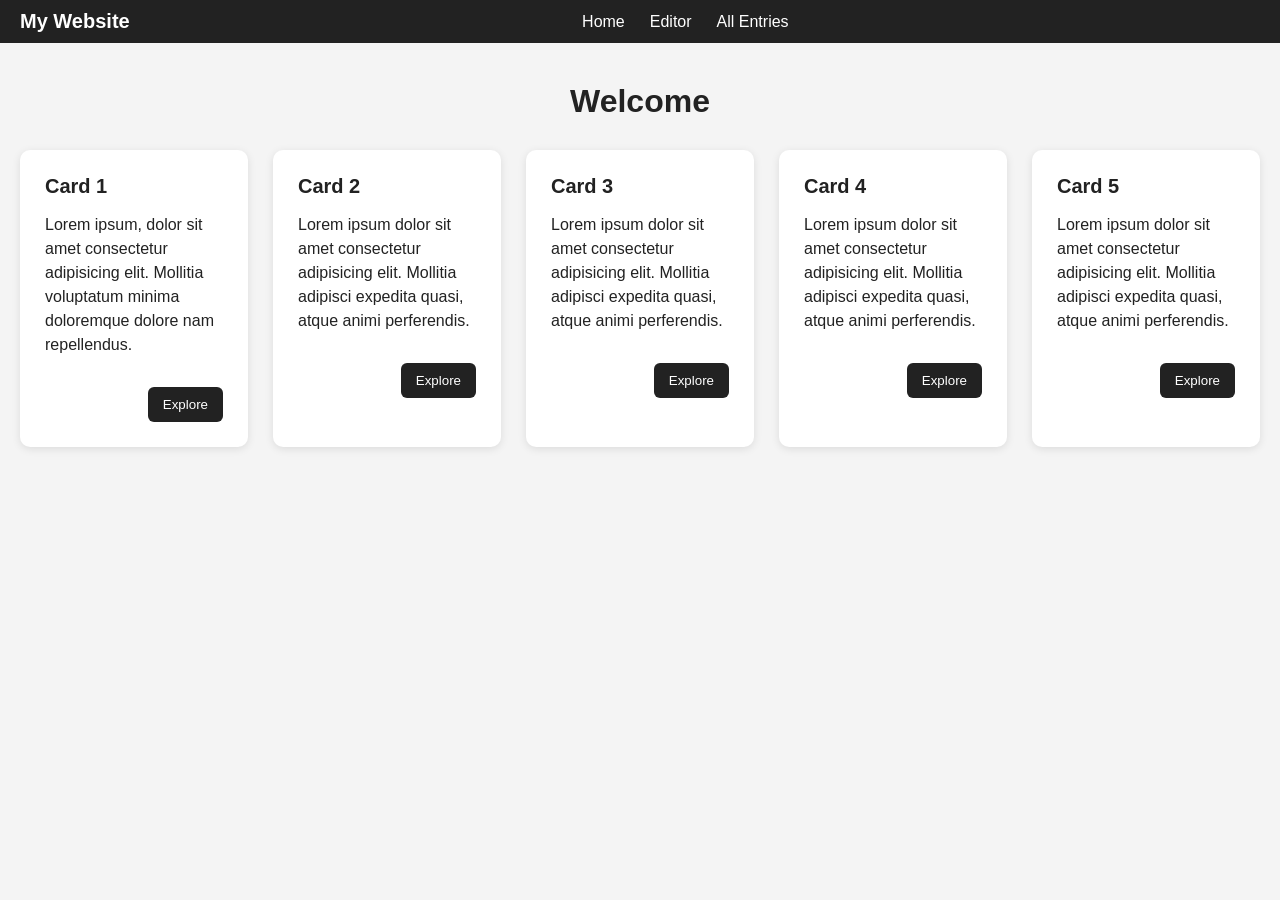
<file: index.html>
<!doctype html>
<html lang="en">
  <head>
    <meta charset="UTF-8" />
    <meta name="viewport" content="width=device-width, initial-scale=1.0" />
    <title>Home</title>
    <link rel="stylesheet" href="index.css" />
    <link rel="stylesheet" href="https://cdnjs.cloudflare.com/ajax/libs/font-awesome/6.7.2/css/all.min.css"/>
  </head>

  <body>
    <header class="header">
      <div class="logo">My Website</div>
      <nav class="nav">
        <a href="index.html">Home</a>
        <a href="new-entry.html">Editor</a>
        <a href="vault.html">All Entries</a>
      </nav>
      <i class="fa-solid fa-bars icon"></i>
    </header>

    <main class="main">
      <h1 class="title">Welcome</h1>

      <section class="card-grid">
        <!-- Card 1 -->
        <article class="card">
          <h2>Card 1</h2>
          <p>
            Lorem ipsum, dolor sit amet consectetur adipisicing elit. Mollitia
            voluptatum minima doloremque dolore nam repellendus.
          </p>
          <button>Explore</button>
        </article>

        <!-- Card 2 -->
        <article class="card">
          <h2>Card 2</h2>
          <p>
            Lorem ipsum dolor sit amet consectetur adipisicing elit. Mollitia
            adipisci expedita quasi, atque animi perferendis.
          </p>
          <button>Explore</button>
        </article>

        <!-- Card 3 -->
        <article class="card">
          <h2>Card 3</h2>
          <p>
            Lorem ipsum dolor sit amet consectetur adipisicing elit. Mollitia
            adipisci expedita quasi, atque animi perferendis.
          </p>
          <button>Explore</button>
        </article>

        <!-- Card 4 -->
        <article class="card">
          <h2>Card 4</h2>
          <p>
            Lorem ipsum dolor sit amet consectetur adipisicing elit. Mollitia
            adipisci expedita quasi, atque animi perferendis.
          </p>
          <button>Explore</button>
        </article>

        <!-- Card 5 -->
        <article class="card">
          <h2>Card 5</h2>
          <p>
            Lorem ipsum dolor sit amet consectetur adipisicing elit. Mollitia
            adipisci expedita quasi, atque animi perferendis.
          </p>
          <button>Explore</button>
        </article>    
      </section>
    </main>
    <script src="index.js"></script>
  </body>
</html>
</file>
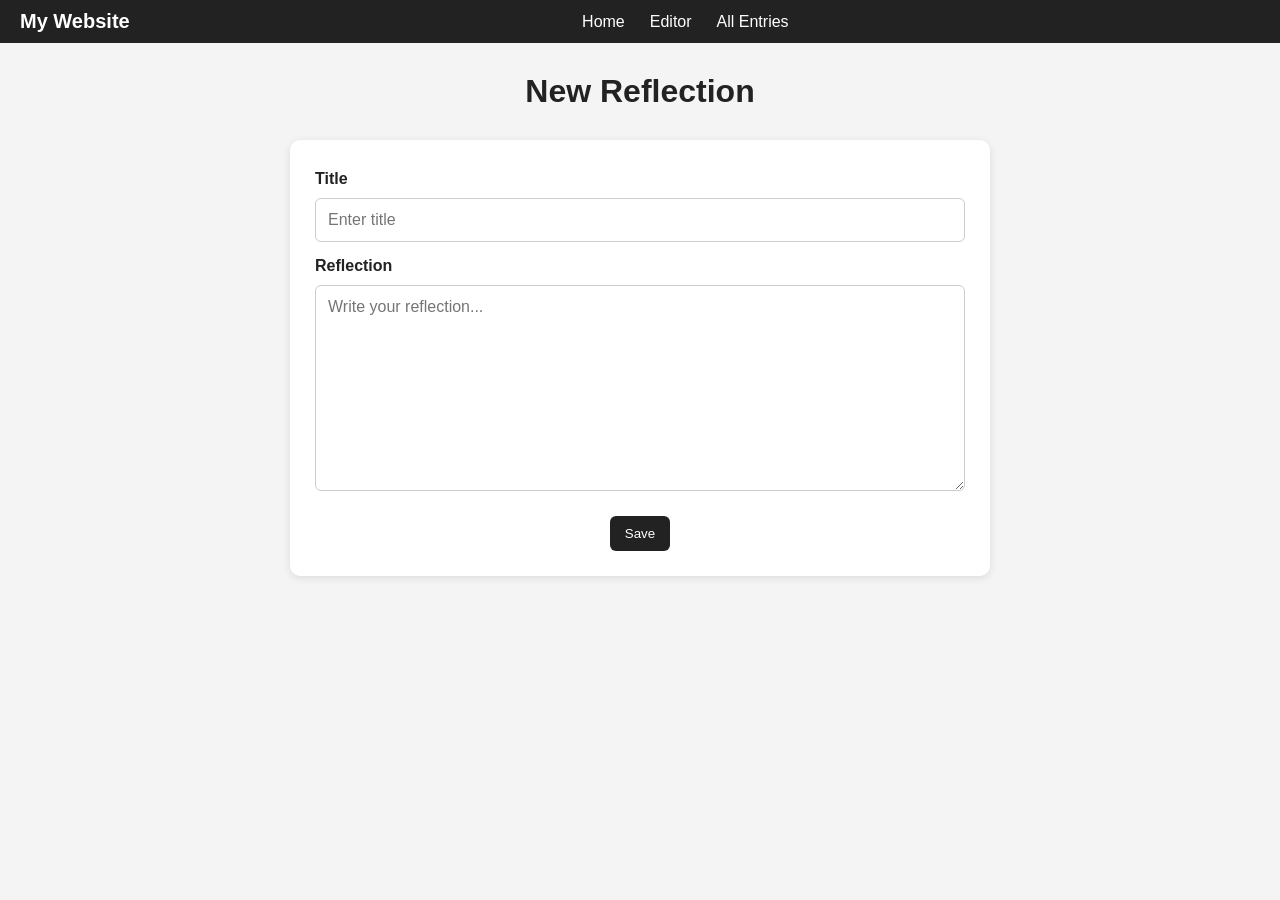
<file: new-entry.html>
<!doctype html>
<html lang="en">

<head>
  <meta charset="UTF-8" />
  <meta name="viewport" content="width=device-width, initial-scale=1.0" />
  <title>New Entry</title>
  <link rel="stylesheet" href="new-entry.css" />
  <link rel="stylesheet" href="https://cdnjs.cloudflare.com/ajax/libs/font-awesome/6.7.2/css/all.min.css" />
</head>

<body>
  <!-- Navigation -->
  <header class="header">
    <div class="logo">My Website</div>
    <nav class="nav">
      <a href="index.html">Home</a>
      <a href="new-entry.html">Editor</a>
      <a href="vault.html">All Entries</a>
    </nav>
    <i class="fa-solid fa-bars icon"></i>
  </header>

  <!-- Form -->

  <h1 class="title">New Reflection</h1>

  <form id="entryForm">

    <label for="title">Title</label>
    <input type="text" id="title" name="title" placeholder="Enter title" />

    <label for="reflection">Reflection</label>
    <textarea id="reflection" name="reflection" placeholder="Write your reflection..." rows="10"></textarea>

    <button type="submit" class="save-btn">Save</button>
  </form>

  <script src="new-entry.js"></script>
</body>

</html>
</file>
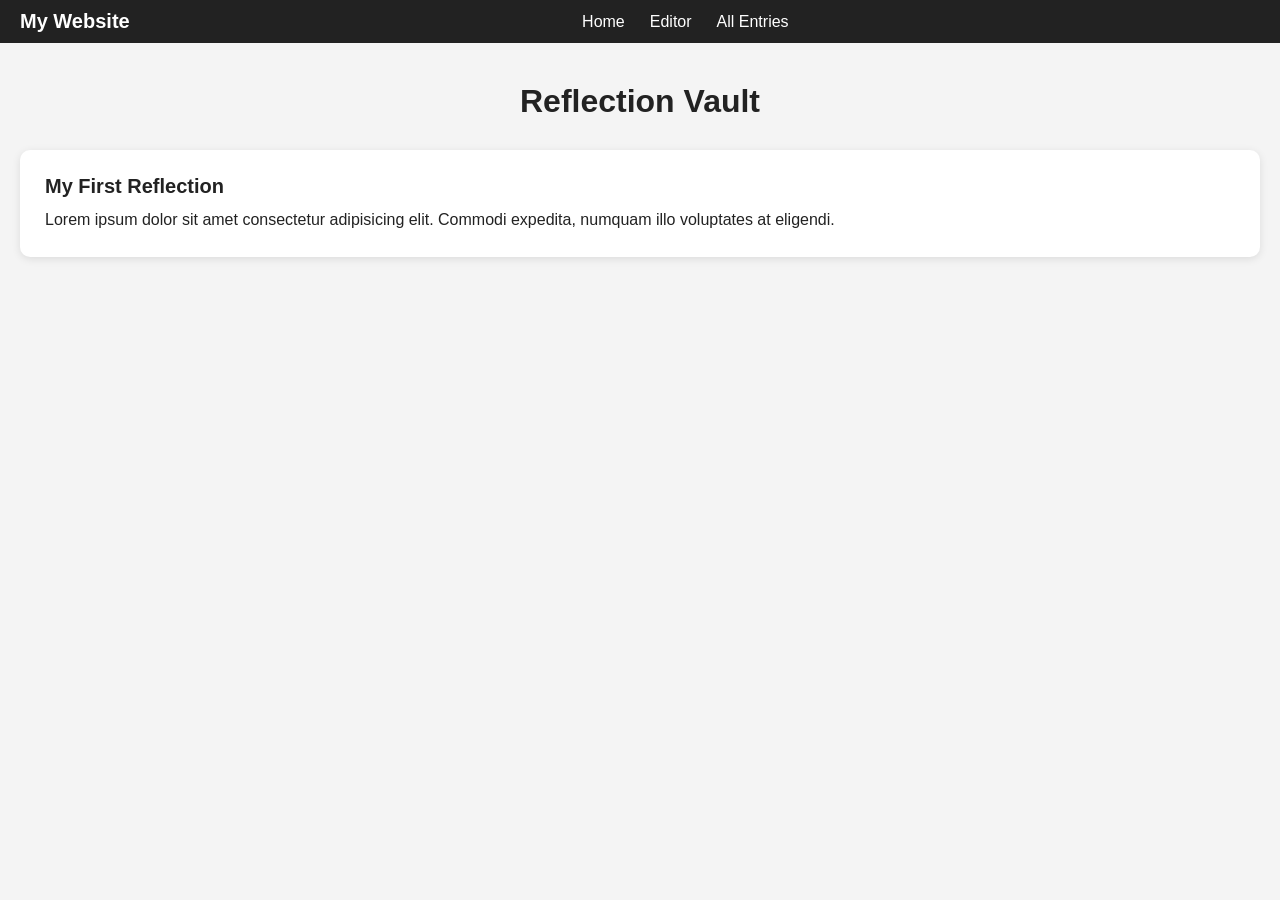
<file: vault.html>
<!doctype html>
<html lang="en">
  <head>
    <meta charset="UTF-8" />
    <meta name="viewport" content="width=device-width, initial-scale=1.0" />
    <title>Vault</title>
    <!-- Font Awesome -->
    <link rel="stylesheet" href="https://cdnjs.cloudflare.com/ajax/libs/font-awesome/6.7.2/css/all.min.css"/>
    <!-- CSS -->
    <link rel="stylesheet" href="vault.css" />
  </head>

  <body>
    <header class="header">
      <div class="logo">My Website</div>
      <nav class="nav">
        <a href="index.html">Home</a>
        <a href="new-entry.html">Editor</a>
        <a href="vault.html">All Entries</a>
      </nav>
      <i class="fa-solid fa-bars icon"></i>
    </header>

    <main class="main">
      <h1 class="title">Reflection Vault</h1>
  
      <div class="entry-list">
        <article class="entry">
          <h2>My First Reflection</h2>
          <p>Lorem ipsum dolor sit amet consectetur adipisicing elit. Commodi expedita, numquam illo voluptates at eligendi.</p>
        </article>
      </div>
    </main>
    <script src="vault.js"></script>
  </body>
</html>
</file>
<file: index.css>
/* RESET */
* {
    box-sizing: border-box;
    margin: 0;
    padding: 0;
}

/* BODY */
body {
    font-family: Arial, sans-serif;
    background: #f4f4f4;
    color: #222;
}

/* HEADER */
.header {
    width: 100%;
    padding: 10px 20px;
    display: flex;
    justify-content: space-between;
    align-items: center;
    background: #222;
    color: white;
}
/* LOGO */
.logo {
    font-size: 20px;
    font-weight: bold;
}
/* NAV */
.nav {
    display: flex;
    gap: 25px;
}
.nav a {
    color: white;
    text-decoration: none;
}
/* BURGER */
.icon {
    visibility: hidden;
    opacity: 0;
    font-size: 22px;
    cursor: pointer;
}

/* MAIN */
.main {
    max-width: 100%;
    margin: 0 auto;
    padding: 40px 20px;
}
.title {
    margin-bottom: 30px;
    text-align: center;
}
/* GRID */
.card-grid {
    display: grid;
    grid-template-columns: repeat(5, 1fr);
    gap: 25px;
}
/* CARD */
.card {
    background: white;
    padding: 25px;
    border-radius: 10px;
    box-shadow: 0 2px 8px rgba(0, 0, 0, 0.1);
    display: flex;
    flex-direction: column;
    gap: 15px;
}
.card h2 {
    font-size: 20px;
    align-self: flex-start;
}
.card p {
    line-height: 1.5;
}
.card button {
    align-self: flex-end;
    padding: 10px 15px;
    margin-top: 15px;
    border: none;
    border-radius: 6px;
    background: #222;
    color: white;
    cursor: pointer;
}

/* Media Query */
@media (max-width: 800px) {
    .card-grid {
        grid-template-columns: repeat(2, 1fr);
    }
}
@media (max-width: 500px) {
    .header {
        flex-direction: row;
    }
    .icon {
        visibility: visible;
        opacity: 1;
        z-index: 10;
    }
    .nav {
        position: fixed;
        top: 0;
        right: 0;
        width: 250px;
        height: 100vh;
        padding: 70px 30px;
        display: flex;
        flex-direction: column;
        gap: 25px;
        background: #222;
        transform: translateX(100%);
        transition: transform 0.3s ease;
    }
    .nav.active {
        transform: translateX(0);
    }
    .card-grid {
        grid-template-columns: 1fr;
    }
}
</file>
<file: new-entry.css>
/* RESET */
* {
    margin: 0;
    padding: 0;
    box-sizing: border-box;
}

/* BODY */
body {
    font-family: Arial, sans-serif;
    background: #f4f4f4;
    color: #222;
}

/* HEADER */
.header {
    width: 100%;
    padding: 10px 20px;
    display: flex;
    justify-content: space-between;
    align-items: center;
    background: #222;
    color: white;
}
/* LOGO */
.logo {
    font-size: 20px;
    font-weight: bold;
}
/* NAV */
.nav {
    display: flex;
    gap: 25px;
}
.nav a {
    color: white;
    text-decoration: none;
}
/* BURGER */
.icon {
    visibility: hidden;
    opacity: 0;
    font-size: 22px;
    cursor: pointer;
}

/* MAIN */
.main {
    max-width: 100%;
    margin: 0 auto;
    padding: 40px 20px;
}
/* TITLE */
.title {
    margin: 30px 0;
    text-align: center;
}
/* FORM */
#entryForm {
    width: 90%;
    max-width: 700px;
    margin: 0 auto;
    background: white;
    padding: 25px;
    border-radius: 10px;
    box-shadow: 0 2px 8px rgba(0, 0, 0, 0.1);
    display: flex;
    flex-direction: column;
    gap: 10px;
}
/* LABEL */
#entryForm label {
    font-weight: bold;
    margin-top: 5px;
}
/* INPUT */
#entryForm input {
    width: 100%;
    padding: 12px;
    border: 1px solid #ccc;
    border-radius: 6px;
    font-family: Arial, sans-serif;
    font-size: 16px;
}
/* TEXTAREA */
#entryForm textarea {
    width: 100%;
    min-height: 200px;
    padding: 12px;
    border: 1px solid #ccc;
    border-radius: 6px;
    font-family: Arial, sans-serif;
    font-size: 16px;
    resize: vertical;
}
/* INPUT + TEXTAREA FOCUS */
#entryForm input:focus,
#entryForm textarea:focus {
    outline: none;
    border-color: #222;
}
/* BUTTON */
#entryForm button {
    align-self: center;
    padding: 10px 15px;
    margin-top: 15px;
    border: none;
    border-radius: 6px;
    background: #222;
    color: white;
    cursor: pointer;
}
#entryForm button:hover {
    background: #444;
}

/* Media Query */
@media (max-width: 500px) {
    .header {
        flex-direction: row;
    }
    .icon {
        visibility: visible;
        opacity: 1;
        z-index: 10;
    }
    .nav {
        position: fixed;
        top: 0;
        right: 0;
        width: 250px;
        height: 100vh;
        padding: 70px 30px;
        display: flex;
        flex-direction: column;
        gap: 25px;
        background: #222;
        transform: translateX(100%);
        transition: transform 0.3s ease;
    }
    .nav.active {
        transform: translateX(0);
    }
    #entryForm {
        width: 100%;
        padding: 20px;
    }
}
</file>
<file: vault.css>
/* =========================
   RESET
========================= */

* {
    margin: 0;
    padding: 0;
    box-sizing: border-box;
}


/* =========================
   BODY
========================= */

body {
    font-family: Arial, sans-serif;
    background: #f4f4f4;
    color: #222;
}


/* =========================
   HEADER
========================= */

.header {
    width: 100%;
    padding: 10px 20px;

    display: flex;
    justify-content: space-between;
    align-items: center;

    background: #222;
    color: white;
}


/* =========================
   LOGO
========================= */

.logo {
    font-size: 20px;
    font-weight: bold;
}


/* =========================
   NAV
========================= */

.nav {
    display: flex;
    gap: 25px;
}

.nav a {
    color: white;
    text-decoration: none;
}

.nav a:hover {
    color: #ccc;
}


/* =========================
   BURGER
========================= */

.icon {
    visibility: hidden;
    opacity: 0;

    font-size: 22px;
    cursor: pointer;
}


/* =========================
   MAIN
========================= */

.main {
    max-width: 100%;
    margin: 0 auto;

    padding: 40px 20px;
}


/* =========================
   TITLE
========================= */

.title {
    margin-bottom: 30px;
    text-align: center;
}


/* =========================
   ENTRY LIST
========================= */

.entry-list {
    width: 100%;

    display: flex;
    flex-direction: column;

    gap: 20px;
}


/* =========================
   ENTRY
========================= */

.entry {
    width: 100%;

    background: white;

    padding: 25px;

    border-radius: 10px;

    box-shadow:
        0 2px 8px rgba(0, 0, 0, 0.1);
}


/* =========================
   ENTRY TITLE
========================= */

.entry h2 {
    font-size: 20px;

    margin-bottom: 10px;
}


/* =========================
   ENTRY TEXT
========================= */

.entry p {
    line-height: 1.5;
}


/* =========================
   MOBILE
========================= */

@media (max-width: 500px) {

    /* HEADER */

    .header {
        flex-direction: row;
    }


    /* BURGER */

    .icon {
        visibility: visible;
        opacity: 1;

        z-index: 10;
    }


    /* MOBILE NAV */

    .nav {
        position: fixed;

        top: 0;
        right: 0;

        width: 250px;
        height: 100vh;

        padding: 70px 30px;

        display: flex;
        flex-direction: column;

        gap: 25px;

        background: #222;

        transform: translateX(100%);

        transition: transform 0.3s ease;

        z-index: 5;
    }


    /* OPEN MENU */

    .nav.active {
        transform: translateX(0);
    }


    /* MAIN */

    .main {
        padding: 30px 15px;
    }


    /* ENTRY */

    .entry {
        padding: 20px;
    }

}
</file>
